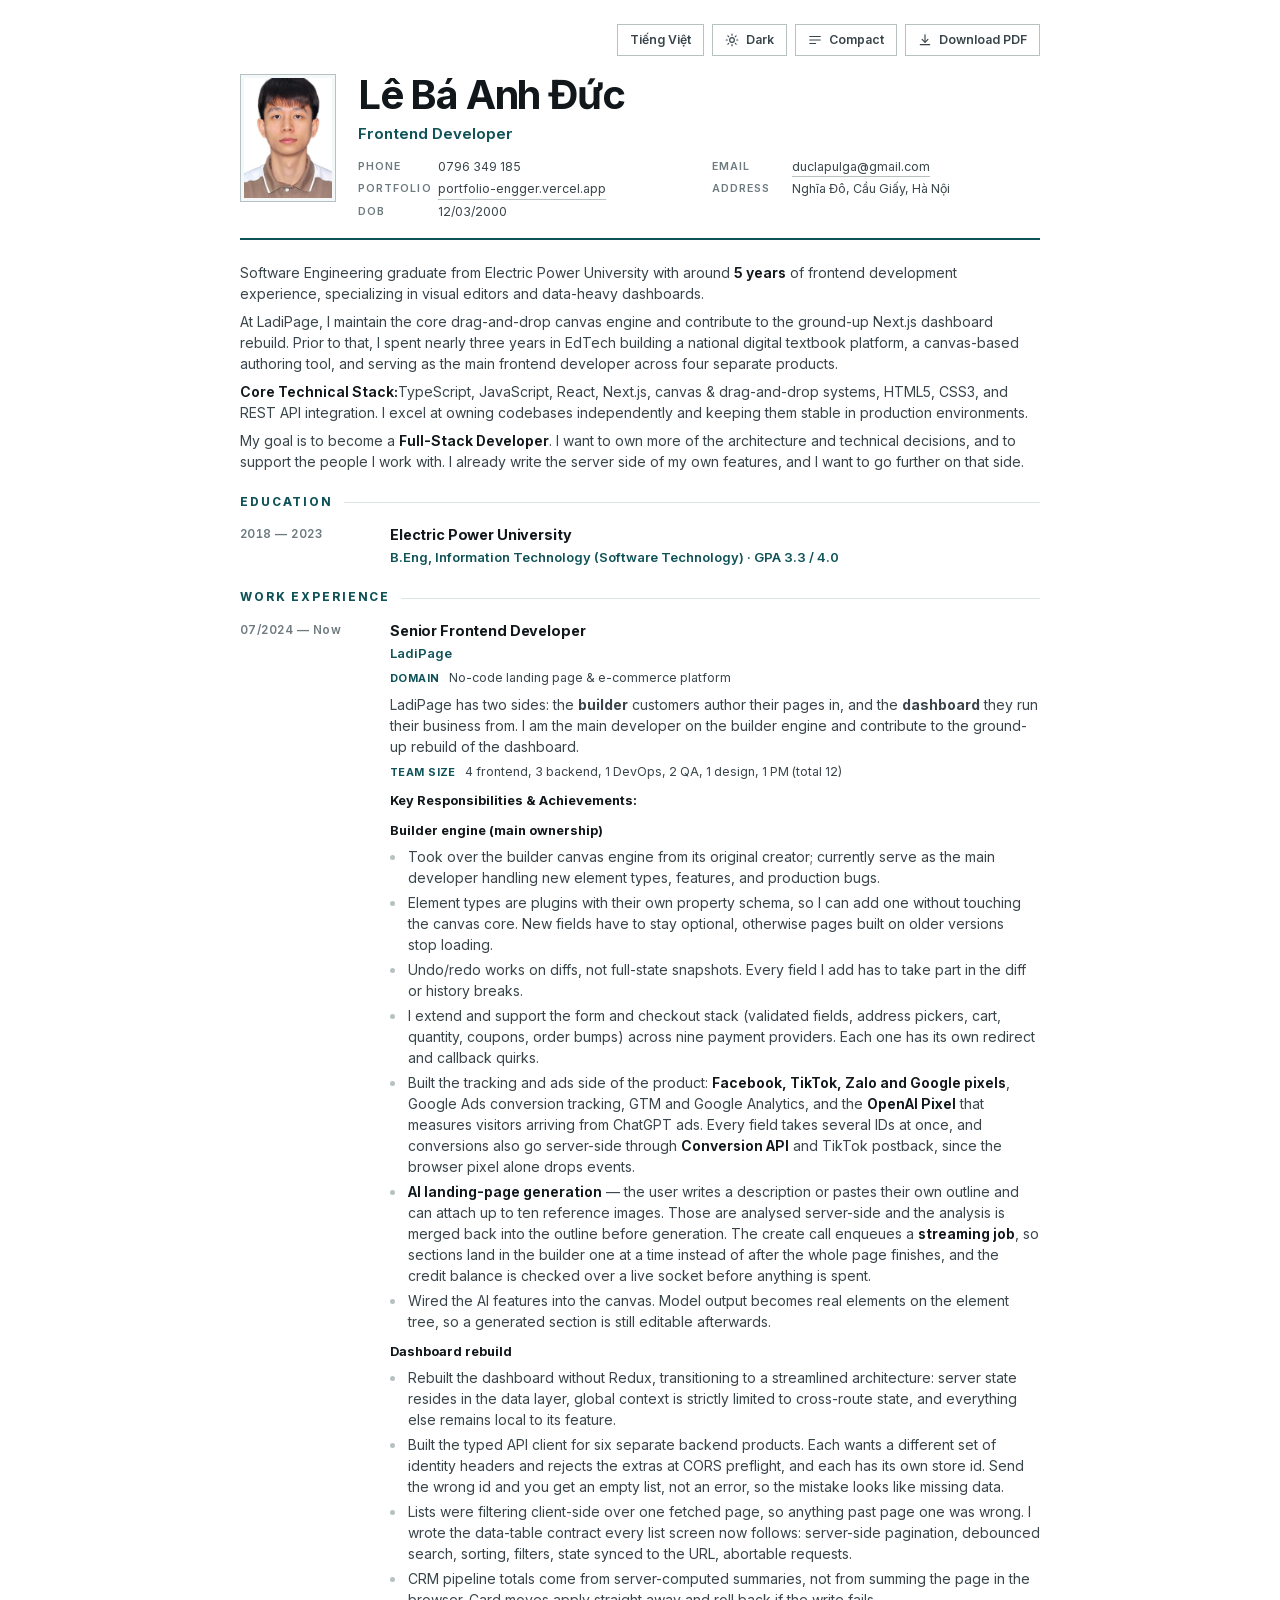
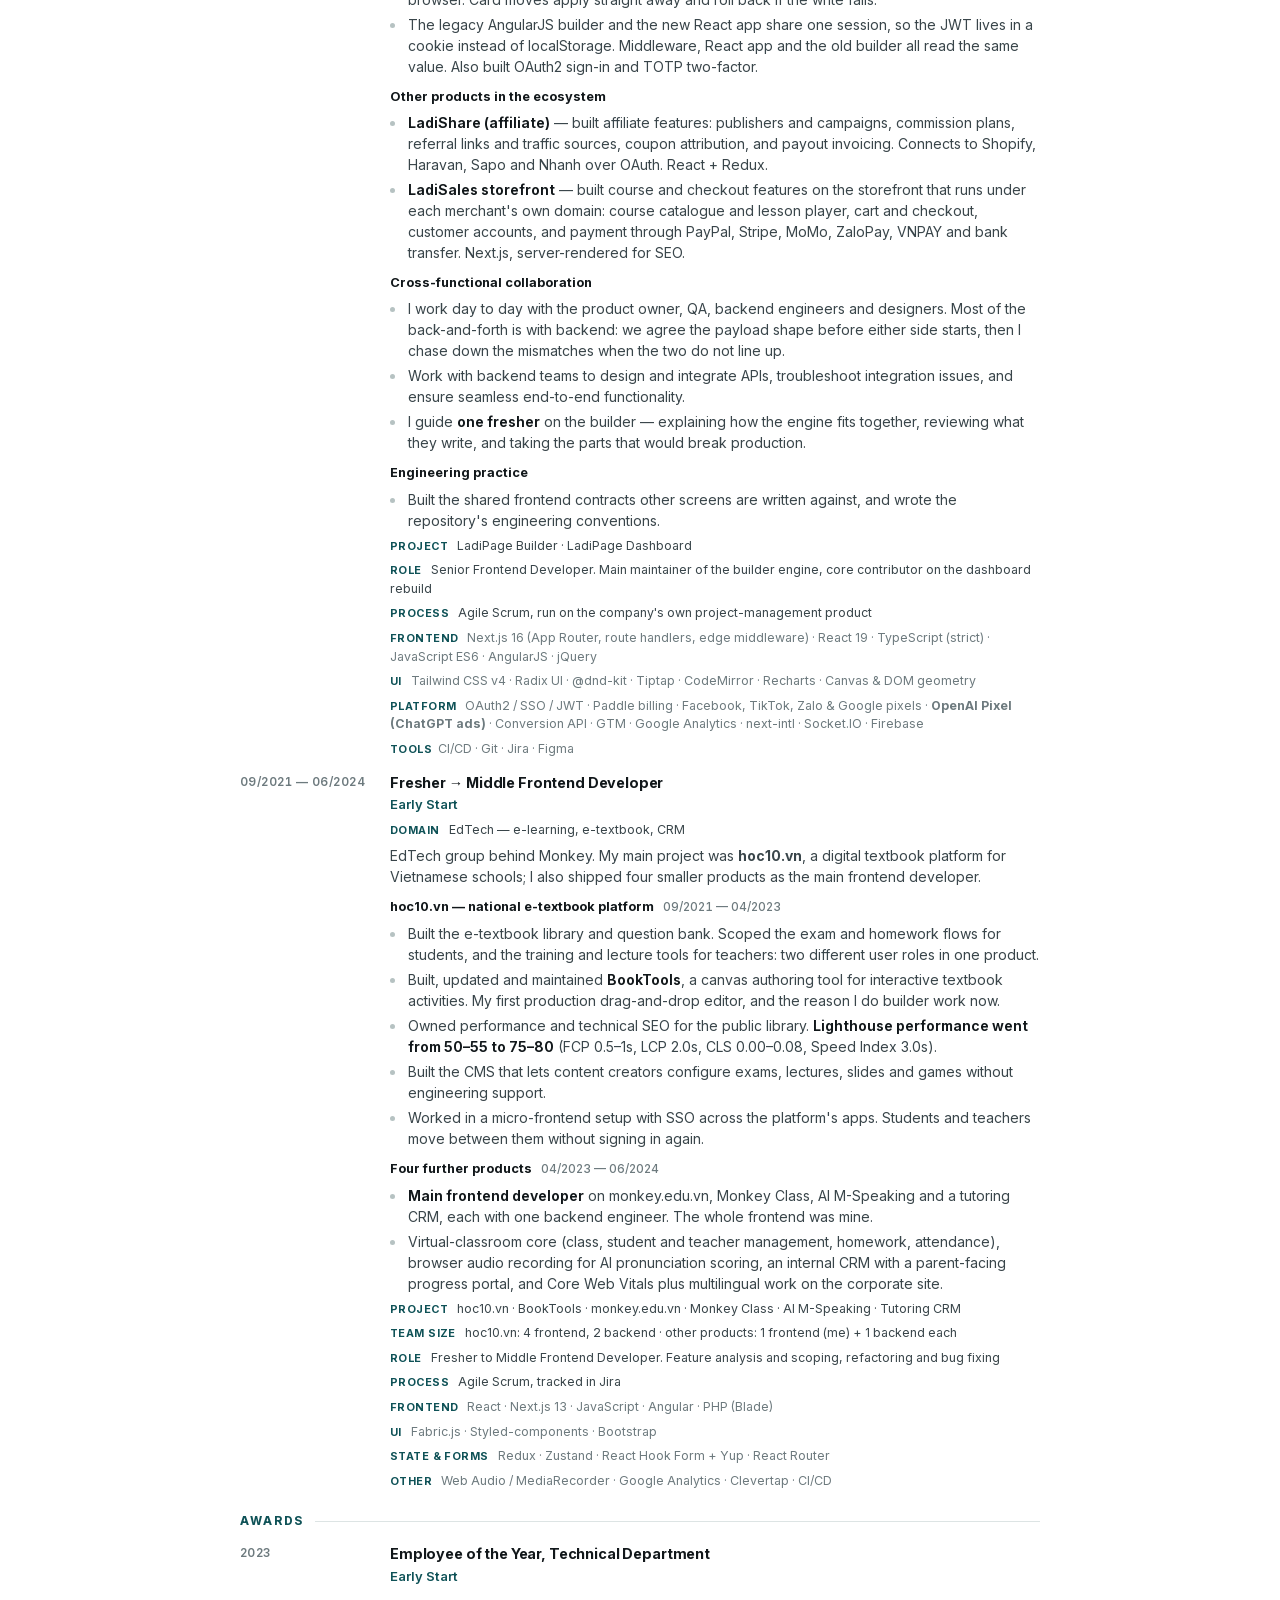
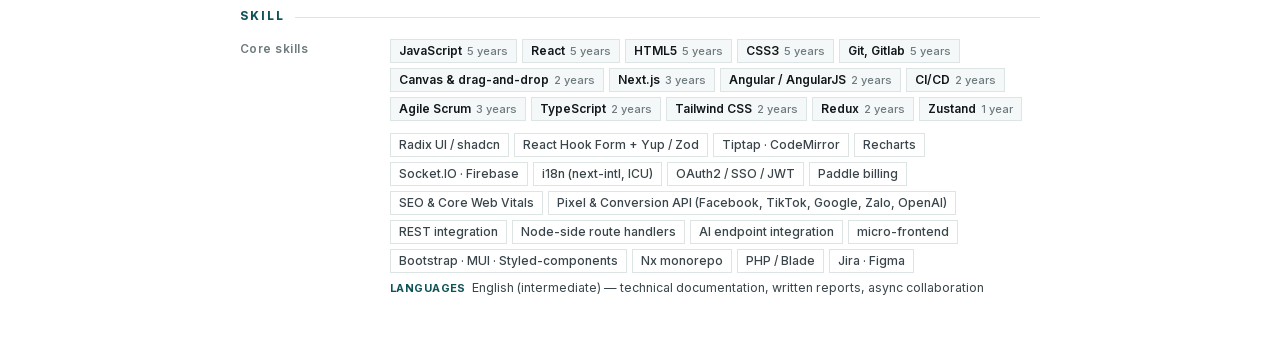
<file: index.html>
<!doctype html>
<html lang="en">

<head>
  <meta charset="utf-8">
  <meta name="viewport" content="width=device-width, initial-scale=1">

  <title>Le Ba Anh Duc — Frontend Developer</title>
  <meta name="description"
    content="Frontend developer, 5 years on visual editors and data-heavy dashboards. Main maintainer of LadiPage's drag-and-drop canvas engine.">
  <meta name="author" content="Le Ba Anh Duc">

  <meta property="og:type" content="profile">
  <meta property="og:title" content="Le Ba Anh Duc — Frontend Developer">
  <meta property="og:description"
    content="Visual builder & platform engineering. React 19, Next.js 16, TypeScript, canvas editors, AI product features.">
  <meta name="twitter:card" content="summary">

  <link rel="icon"
    href="data:image/svg+xml,<svg xmlns='http://www.w3.org/2000/svg' viewBox='0 0 32 32'><rect width='32' height='32' fill='%230f5257'/><text x='16' y='23' font-family='Helvetica,Arial,sans-serif' font-size='18' font-weight='700' fill='%23ffffff' text-anchor='middle'>D</text></svg>">
  <link rel="stylesheet" href="assets/styles.css">

  <script>
    (function () {
      try {
        var saved = localStorage.getItem("cv-theme");
        if (saved === "light" || saved === "dark") {
          document.documentElement.setAttribute("data-theme", saved);
        }
      } catch (e) { /* private mode — fall back to system preference */ }
    })();
  </script>
</head>

<body>

  <div class="toolbar">
    <a class="tool" href="vi.html" hreflang="vi">Tiếng Việt</a>

    <button class="tool" id="theme-toggle" type="button" aria-label="Switch colour theme">
      <svg viewBox="0 0 24 24" fill="none" stroke="currentColor" stroke-width="2" stroke-linecap="round"
        aria-hidden="true">
        <circle cx="12" cy="12" r="4"></circle>
        <path d="M12 2v2M12 20v2M4.9 4.9l1.4 1.4M17.7 17.7l1.4 1.4M2 12h2M20 12h2M4.9 19.1l1.4-1.4M17.7 6.3l1.4-1.4">
        </path>
      </svg>
      <span id="theme-label">Theme</span>
    </button>

    <button class="tool" id="view-toggle" type="button"
      title="Compact is what the PDF contains; Full is the deep-dive web version">
      <svg viewBox="0 0 24 24" fill="none" stroke="currentColor" stroke-width="2" stroke-linecap="round"
        stroke-linejoin="round" aria-hidden="true">
        <path d="M3 6h18M3 12h18M3 18h10"></path>
      </svg>
      <span id="view-label">Compact</span>
    </button>

    <a class="tool" id="download-pdf" href="CV-Le-Ba-Anh-Duc-EN.pdf" download
      title="Download the 2-page PDF (same as printing the compact view)">
      <svg viewBox="0 0 24 24" fill="none" stroke="currentColor" stroke-width="2" stroke-linecap="round"
        stroke-linejoin="round" aria-hidden="true">
        <path d="M12 3v12"></path>
        <path d="M7 11l5 5 5-5"></path>
        <path d="M4 20h16"></path>
      </svg>
      Download PDF
    </a>
  </div>

  <main class="sheet">

    <header class="masthead">
      <img class="portrait" src="assets/avatar.jpeg" alt="Portrait of Le Ba Anh Duc" width="96" height="128">

      <div class="identity">
        <h1 class="name">Lê Bá Anh Đức</h1>
        <p class="role">Frontend Developer</p>

        <div class="contact">
          <span><span class="k">Phone</span><span class="v">0796 349 185</span></span>
          <span><span class="k">Email</span><span class="v"><a
                href="mailto:duclapulga@gmail.com">duclapulga@gmail.com</a></span></span>
          <span><span class="k">Portfolio</span><span class="v"><a
                href="https://portfolio-engger.vercel.app/">portfolio-engger.vercel.app</a></span></span>
          <span><span class="k">Address</span><span class="v">Nghĩa Đô, Cầu Giấy, Hà Nội</span></span>
          <span><span class="k">DOB</span><span class="v">12/03/2000</span></span>
        </div>
      </div>
    </header>

    <!-- Free-form intro, as in the reference format: no section heading,
         sits directly under the contact block. -->
    <div class="intro">
      <p>Software Engineering graduate from Electric Power University with around <strong>5 years</strong> of frontend
        development experience, specializing in visual editors and data-heavy dashboards.</p>
      <p>At LadiPage, I maintain the core drag-and-drop canvas engine and contribute to the ground-up Next.js dashboard
        rebuild. Prior to that, I spent nearly three years in EdTech building a national digital textbook platform, a
        canvas-based authoring tool, and serving as the main frontend developer across four separate products.</p>
      <p><strong>Core Technical Stack:</strong>TypeScript, JavaScript, React, Next.js, canvas & drag-and-drop systems,
        HTML5, CSS3, and REST API integration. I excel at owning codebases independently and keeping them stable in
        production
        environments.</p>
      <p>My goal is to become a <strong>Full-Stack Developer</strong>. I want to own more of the architecture and
        technical decisions, and to support the people I work with. I already write the server side of my own
        features, and I want to go further on that side.
      </p>
    </div>

    <section>
      <div class="section-head">
        <h2>Education</h2>
      </div>
      <div class="entry">
        <div class="when">2018 — 2023</div>
        <div class="what">
          <p class="entry-title">Electric Power University</p>
          <p class="entry-sub">B.Eng, Information Technology (Software Technology) · GPA 3.3 / 4.0</p>
        </div>
      </div>
    </section>

    <section>
      <div class="section-head">
        <h2>Work Experience</h2>
      </div>

      <div class="entry">
        <div class="when">07/2024 — Now</div>
        <div class="what">
          <p class="entry-title">Senior Frontend Developer</p>
          <p class="entry-sub">LadiPage</p>

          <p class="field"><span class="k">Domain</span> No-code landing page &amp; e-commerce platform</p>
          <p class="desc">LadiPage has two sides: the <b>builder</b> customers author their pages in, and the
            <b>dashboard</b> they run their business from. I am the main developer on the builder engine and contribute
            to the ground-up rebuild of the
            dashboard.
          </p>
          <p class="field"><span class="k">Team Size</span> 4 frontend, 3 backend, 1 DevOps, 2 QA, 1 design, 1 PM
            (total 12)</p>
          <p class="group">Key Responsibilities & Achievements:</p>
          <p class="group">Builder engine (main ownership)</p>
          <ul class="bullets">
            <li>Took over the builder canvas engine from its original creator; currently serve as the main developer
              handling new element types, features, and production bugs.</li>
            <li>Element types are plugins with their own property schema, so I can add one without touching the
              canvas core. New fields have to stay optional, otherwise pages built on older versions stop
              loading.</li>
            <li>Undo/redo works on diffs, not full-state snapshots. Every field I add has to take part in the diff or
              history breaks.</li>
            <li>I extend and support the form and checkout stack (validated fields, address pickers, cart, quantity,
              coupons, order bumps) across nine payment providers. Each one has its own redirect and callback
              quirks.</li>
            <li>Built the tracking and ads side of the product: <b>Facebook, TikTok, Zalo and Google pixels</b>,
              Google Ads conversion tracking, GTM and Google Analytics, and the <b>OpenAI Pixel</b> that measures
              visitors arriving from ChatGPT ads. Every field takes several IDs at once, and conversions also go
              server-side through <b>Conversion API</b> and TikTok postback, since the browser pixel alone drops
              events.</li>
            <li><b>AI landing-page generation</b> — the user writes a description or pastes their own outline and
              can attach up to ten reference images. Those are analysed server-side and the analysis is merged back
              into the outline before generation. The create call enqueues a <b>streaming job</b>, so sections land in
              the builder one at a time instead of after the whole page finishes, and the credit balance is checked
              over a live socket before anything is spent.</li>
            <li class="deep">Wired the AI features into the canvas. Model output becomes real elements on the element
              tree, so a generated section is still editable afterwards.</li>
          </ul>

          <p class="group">Dashboard rebuild</p>
          <ul class="bullets">
            <li>Rebuilt the dashboard without Redux, transitioning to a streamlined architecture: server state
              resides in the data layer, global context is strictly limited to cross-route state, and everything else
              remains local to its feature.</li>
            <li>Built the typed API client for six separate backend products. Each wants a different set of identity
              headers and rejects the extras at CORS preflight, and each has its own store id. Send the wrong id and
              you get an empty list, not an error, so the mistake looks like missing data.</li>
            <li>Lists were filtering client-side over one fetched page, so anything past page one was wrong. I wrote
              the data-table contract every list screen now follows: server-side pagination, debounced search,
              sorting, filters, state synced to the URL, abortable requests.</li>
            <li>CRM pipeline totals come from server-computed summaries, not from summing the page in the browser.
              Card moves apply straight away and roll back if the write fails.</li>
            <li class="deep">The legacy AngularJS builder and the new React app share one session, so the JWT lives in
              a cookie instead of localStorage. Middleware, React app and the old builder all read the same value.
              Also built OAuth2 sign-in and TOTP two-factor.</li>
          </ul>

          <p class="group">Other products in the ecosystem</p>
          <ul class="bullets">
            <li><b>LadiShare (affiliate)</b> — built affiliate features: publishers and campaigns, commission plans,
              referral links and traffic sources, coupon attribution, and payout invoicing. Connects to Shopify,
              Haravan, Sapo and Nhanh over OAuth. React + Redux.</li>
            <li><b>LadiSales storefront</b> — built course and checkout features on the storefront that runs under
              each merchant's own domain: course catalogue and lesson player, cart and checkout, customer accounts,
              and payment through PayPal, Stripe, MoMo, ZaloPay, VNPAY and bank transfer. Next.js, server-rendered
              for SEO.</li>
          </ul>

          <p class="group">Cross-functional collaboration</p>
          <ul class="bullets">
            <li>I work day to day with the product owner, QA, backend engineers and designers. Most of the
              back-and-forth is with backend: we agree the payload shape before either side starts, then I chase down
              the mismatches when the two do not line up.</li>
            <li>Work with backend teams to design and integrate APIs, troubleshoot integration issues, and
              ensure seamless end-to-end functionality.</li>
            <li>I guide <b>one fresher</b> on the builder — explaining how the engine fits together, reviewing what
              they write, and taking the parts that would break production.</li>
          </ul>

          <p class="group">Engineering practice</p>
          <ul class="bullets">
            <li>Built the shared frontend contracts other screens are written against, and wrote the repository's
              engineering conventions.</li>
          </ul>

          <p class="field"><span class="k">Project</span> LadiPage Builder · LadiPage Dashboard</p>
          <p class="field"><span class="k">Role</span> Senior Frontend Developer. Main maintainer of the builder engine,
            core contributor on the dashboard rebuild</p>
          <p class="field"><span class="k">Process</span> Agile Scrum, run on the company's own project-management
            product</p>

          <p class="field tech"><span class="k">Frontend</span> Next.js 16 (App Router, route handlers, edge
            middleware) · React 19 · TypeScript (strict) · JavaScript ES6 · AngularJS · jQuery</p>
          <p class="field tech"><span class="k">UI</span> Tailwind CSS v4 · Radix UI · @dnd-kit · Tiptap · CodeMirror
            · Recharts · Canvas &amp; DOM geometry</p>
          <p class="field tech"><span class="k">Platform</span> OAuth2 / SSO / JWT · Paddle billing · Facebook, TikTok,
            Zalo
            &amp; Google pixels · <b>OpenAI Pixel (ChatGPT ads)</b> · Conversion API · GTM · Google Analytics ·
            next-intl · Socket.IO · Firebase</p>
          <p class="field tech"><span class="k">Tools</span>CI/CD · Git · Jira · Figma</p>
        </div>
      </div>

      <div class="entry">
        <div class="when">09/2021 — 06/2024</div>
        <div class="what">
          <p class="entry-title">Fresher → Middle Frontend Developer</p>
          <p class="entry-sub">Early Start</p>

          <p class="field"><span class="k">Domain</span> EdTech — e-learning, e-textbook, CRM</p>
          <p class="desc">EdTech group behind Monkey. My main project was <b>hoc10.vn</b>, a digital textbook
            platform for Vietnamese schools; I also shipped four smaller products as the main frontend developer.</p>

          <p class="group">hoc10.vn — national e-textbook platform <span class="when-inline">09/2021 — 04/2023</span>
          </p>
          <ul class="bullets">
            <li>Built the e-textbook library and question bank. Scoped the exam and homework flows for students, and
              the training and lecture tools for teachers: two different user roles in one product.</li>
            <li>Built, updated and maintained <b>BookTools</b>, a canvas authoring tool for interactive textbook
              activities. My first production drag-and-drop editor, and the reason I do builder work now.</li>
            <li>Owned performance and technical SEO for the public library. <b>Lighthouse performance went from 50–55
                to 75–80</b> (FCP 0.5–1s, LCP 2.0s, CLS 0.00–0.08, Speed Index 3.0s).</li>
            <li class="deep">Built the CMS that lets content creators configure exams, lectures, slides and games
              without engineering support.</li>
            <li class="deep">Worked in a micro-frontend setup with SSO across the platform's apps. Students and
              teachers move between them without signing in again.</li>
          </ul>

          <p class="group">Four further products <span class="when-inline">04/2023 — 06/2024</span></p>
          <ul class="bullets">
            <li><b>Main frontend developer</b> on monkey.edu.vn, Monkey Class, AI M-Speaking and a tutoring CRM, each
              with one backend engineer. The whole frontend was mine.</li>
            <li>Virtual-classroom core (class, student and teacher management, homework, attendance), browser audio
              recording for AI pronunciation scoring, an internal CRM with a parent-facing progress portal, and Core
              Web Vitals plus multilingual work on the corporate site.</li>
          </ul>

          <p class="field"><span class="k">Project</span> hoc10.vn · BookTools · monkey.edu.vn · Monkey Class · AI
            M-Speaking · Tutoring CRM</p>
          <p class="field"><span class="k">Team Size</span> hoc10.vn: 4 frontend, 2 backend · other products: 1
            frontend (me) + 1 backend each</p>
          <p class="field"><span class="k">Role</span> Fresher to Middle Frontend Developer. Feature analysis and
            scoping,
            refactoring and bug fixing</p>
          <p class="field"><span class="k">Process</span> Agile Scrum, tracked in Jira</p>

          <p class="field tech"><span class="k">Frontend</span> React · Next.js 13 · JavaScript · Angular · PHP
            (Blade)</p>
          <p class="field tech"><span class="k">UI</span> Fabric.js · Styled-components · Bootstrap</p>
          <p class="field tech"><span class="k">State &amp; Forms</span> Redux · Zustand · React Hook Form + Yup ·
            React Router</p>
          <p class="field tech"><span class="k">Other</span> Web Audio / MediaRecorder · Google Analytics · Clevertap
            · CI/CD</p>
        </div>
      </div>
    </section>

    <section>
      <div class="section-head">
        <h2>Awards</h2>
      </div>
      <div class="entry">
        <div class="when">2023</div>
        <div class="what">
          <p class="entry-title">Employee of the Year, Technical Department</p>
          <p class="entry-sub">Early Start</p>
        </div>
      </div>
    </section>

    <section>
      <div class="section-head">
        <h2>Skill</h2>
      </div>
      <div class="entry">
        <div class="when">Core skills</div>
        <div class="what">
          <ul class="tags">
            <li>JavaScript <span>5 years</span></li>
            <li>React <span>5 years</span></li>
            <li>HTML5 <span>5 years</span></li>
            <li>CSS3 <span>5 years</span></li>
            <li>Git, Gitlab <span>5 years</span></li>
            <li>Canvas &amp; drag-and-drop <span>2 years</span></li>
            <li>Next.js <span>3 years</span></li>
            <li>Angular / AngularJS <span>2 years</span></li>
            <li>CI/CD <span>2 years</span></li>
            <li>Agile Scrum <span>3 years</span></li>
            <li>TypeScript <span>2 years</span></li>
            <li>Tailwind CSS <span>2 years</span></li>
            <li>Redux <span>2 years</span></li>
            <li>Zustand <span>1 year</span></li>
          </ul>
          <ul class="tags secondary">
            <li>Radix UI / shadcn</li>
            <li>React Hook Form + Yup / Zod</li>
            <li>Tiptap · CodeMirror</li>
            <li>Recharts</li>
            <li>Socket.IO · Firebase</li>
            <li>i18n (next-intl, ICU)</li>
            <li>OAuth2 / SSO / JWT</li>
            <li>Paddle billing</li>
            <li>SEO &amp; Core Web Vitals</li>
            <li>Pixel &amp; Conversion API (Facebook, TikTok, Google, Zalo, OpenAI)</li>
            <li>REST integration</li>
            <li>Node-side route handlers</li>
            <li>AI endpoint integration</li>
            <li>micro-frontend</li>
            <li>Bootstrap · MUI · Styled-components</li>
            <li>Nx monorepo</li>
            <li>PHP / Blade</li>
            <li>Jira · Figma</li>
          </ul>
          <p class="field"><span class="k">Languages</span>English (intermediate) — technical
            documentation, written reports, async collaboration</p>
        </div>
      </div>
    </section>

  </main>

  <script>
    (function () {
      var root = document.documentElement;
      var toggle = document.getElementById("theme-toggle");
      var label = document.getElementById("theme-label");
      var darkQuery = window.matchMedia("(prefers-color-scheme: dark)");

      function isDark() {
        var explicit = root.getAttribute("data-theme");
        return explicit ? explicit === "dark" : darkQuery.matches;
      }

      function render() {
        label.textContent = isDark() ? "Light" : "Dark";
      }

      toggle.addEventListener("click", function () {
        var next = isDark() ? "light" : "dark";
        root.setAttribute("data-theme", next);
        try { localStorage.setItem("cv-theme", next); } catch (e) { /* private mode */ }
        render();
      });

      // Keep the label honest while the page follows the system setting.
      darkQuery.addEventListener("change", function () {
        if (!root.getAttribute("data-theme")) render();
      });

      // Two densities from one document. The PDF people receive is the
      // compact one; the web page defaults to full because that is the
      // link worth sharing. `full` is stored explicitly so print can
      // tell "never chose" from "deliberately chose full".
      var viewBtn = document.getElementById("view-toggle");
      var viewLabel = document.getElementById("view-label");

      function currentView() {
        return root.getAttribute("data-view") === "compact" ? "compact" : "full";
      }

      function renderView() {
        // The button offers the mode you are NOT in.
        viewLabel.textContent = currentView() === "compact" ? "Full" : "Compact";
      }

      // Density is deliberately NOT persisted: whoever opens the shared link
      // should always land on the full deep-dive version. Compact is a preview
      // of what the PDF contains, for this visit only.
      viewBtn.addEventListener("click", function () {
        var next = currentView() === "compact" ? "full" : "compact";
        root.setAttribute("data-view", next);
        renderView();
      });

      renderView();


      render();
    })();
  </script>

</body>

</html>
</file>
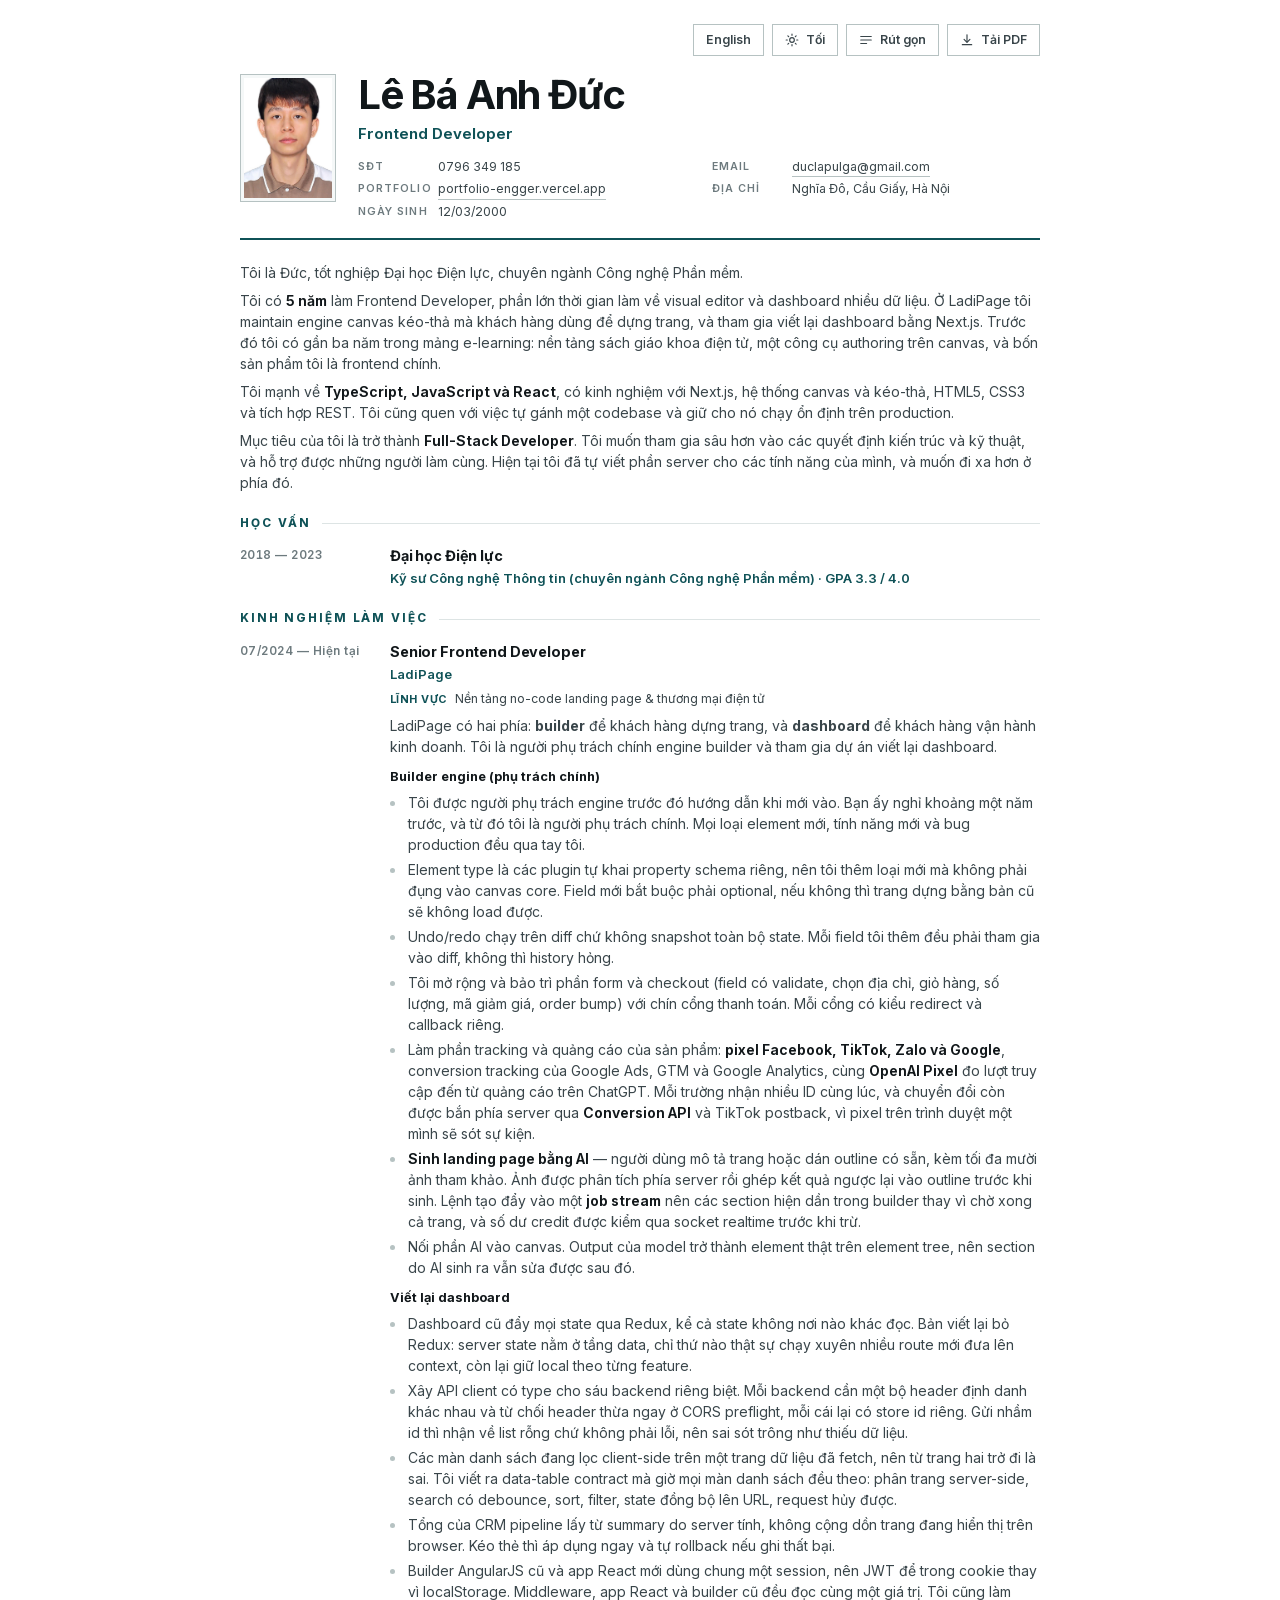
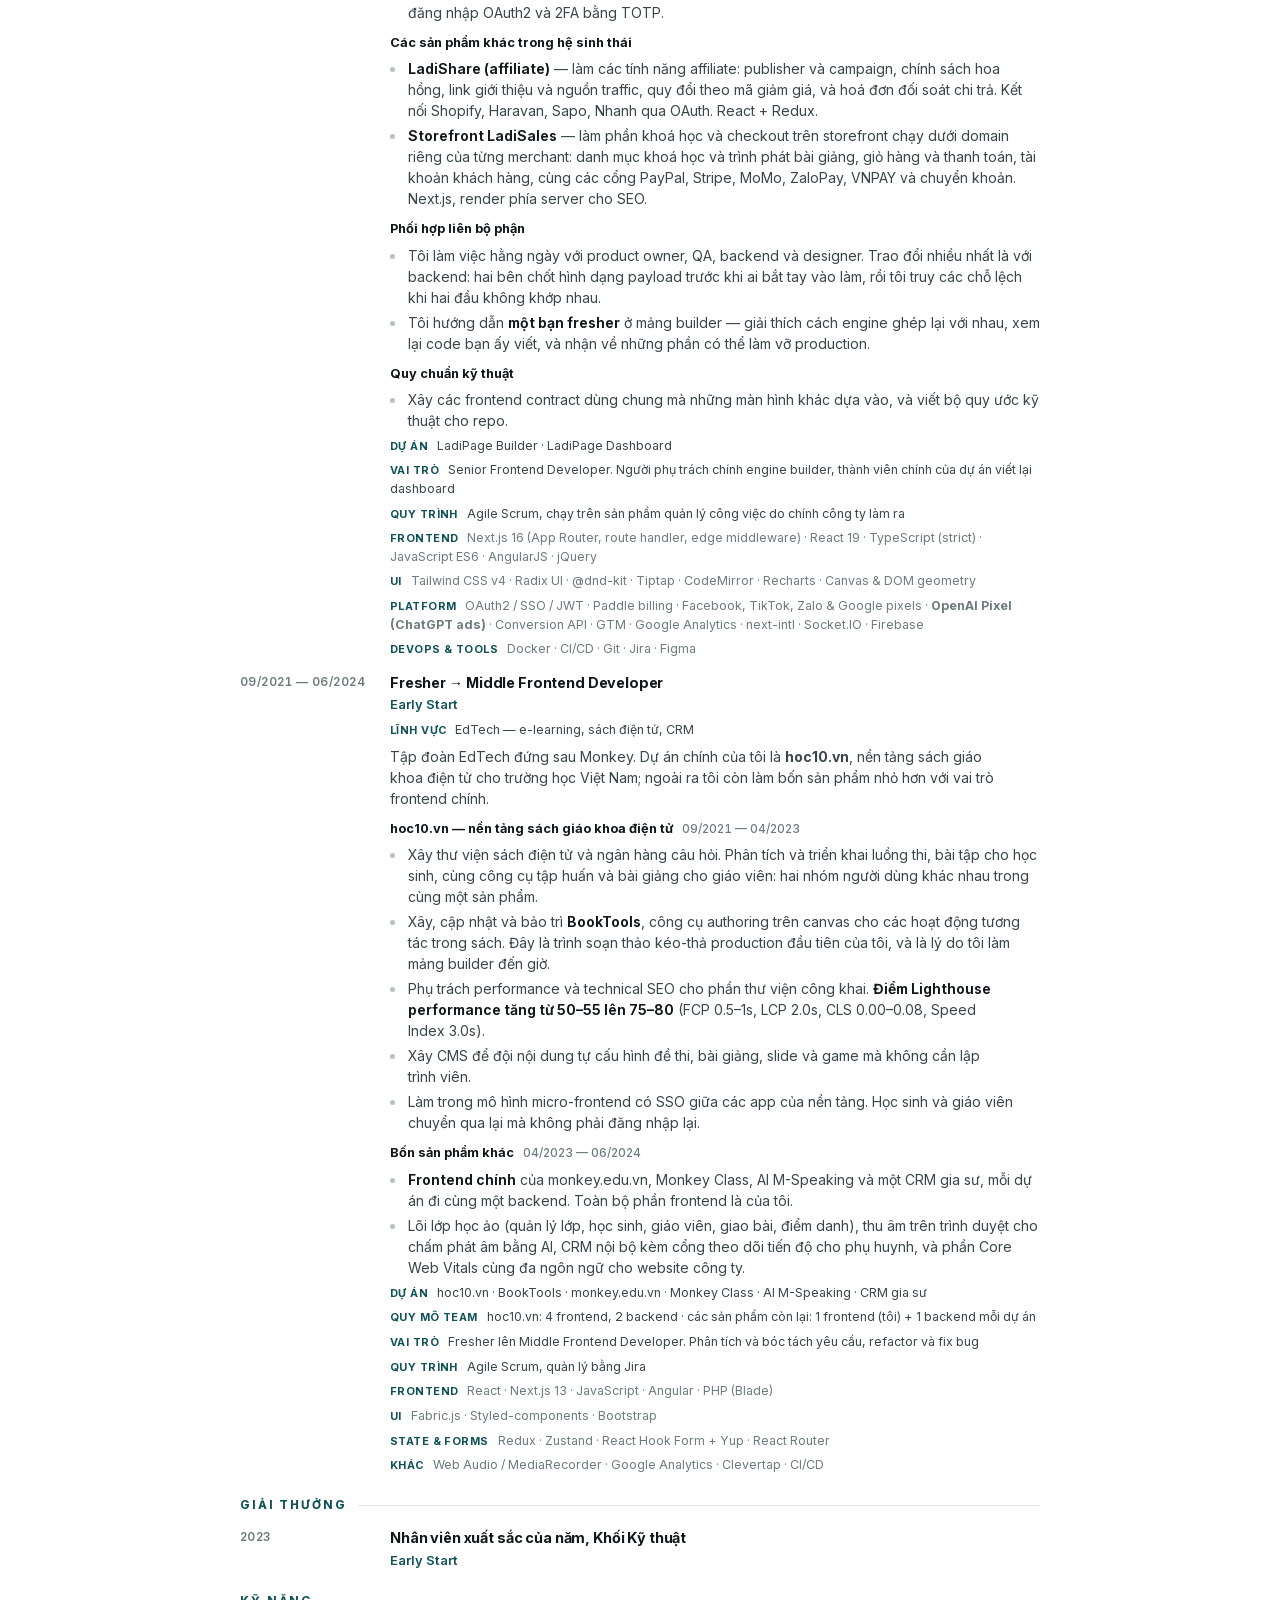
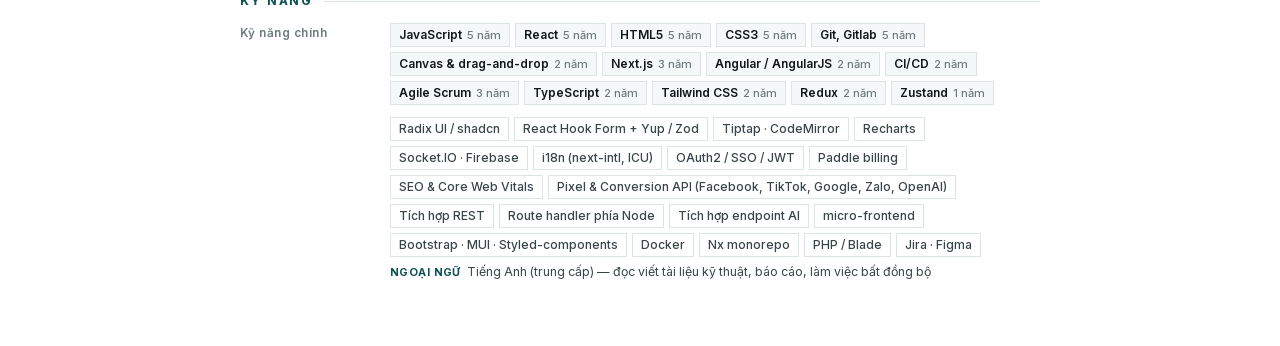
<file: vi.html>
<!doctype html>
<html lang="vi">

<head>
  <meta charset="utf-8">
  <meta name="viewport" content="width=device-width, initial-scale=1">

  <title>Lê Bá Anh Đức — Frontend Developer</title>
  <meta name="description"
    content="Frontend developer 5 năm kinh nghiệm, chuyên visual editor và dashboard nhiều dữ liệu. Hiện maintain canvas engine kéo-thả tại LadiPage."">
  <meta name=" author" content="Le Ba Anh Duc">

  <meta property="og:type" content="profile">
  <meta property="og:title" content="Lê Bá Anh Đức — Frontend Developer">
  <meta property="og:description"
    content="Visual builder & platform engineering. React 19, Next.js 16, TypeScript, canvas editor, tính năng AI.">
  <meta name="twitter:card" content="summary">

  <link rel="icon"
    href="data:image/svg+xml,<svg xmlns='http://www.w3.org/2000/svg' viewBox='0 0 32 32'><rect width='32' height='32' fill='%230f5257'/><text x='16' y='23' font-family='Helvetica,Arial,sans-serif' font-size='18' font-weight='700' fill='%23ffffff' text-anchor='middle'>D</text></svg>">
  <link rel="stylesheet" href="assets/styles.css">

  <script>
    (function () {
      try {
        var saved = localStorage.getItem("cv-theme");
        if (saved === "light" || saved === "dark") {
          document.documentElement.setAttribute("data-theme", saved);
        }
      } catch (e) { /* chế độ riêng tư — dùng theo cài đặt hệ điều hành */ }
    })();
  </script>
</head>

<body>

  <div class="toolbar">
    <a class="tool" href="index.html" hreflang="en">English</a>

    <button class="tool" id="theme-toggle" type="button" aria-label="Đổi giao diện sáng / tối">
      <svg viewBox="0 0 24 24" fill="none" stroke="currentColor" stroke-width="2" stroke-linecap="round"
        aria-hidden="true">
        <circle cx="12" cy="12" r="4"></circle>
        <path d="M12 2v2M12 20v2M4.9 4.9l1.4 1.4M17.7 17.7l1.4 1.4M2 12h2M20 12h2M4.9 19.1l1.4-1.4M17.7 6.3l1.4-1.4">
        </path>
      </svg>
      <span id="theme-label">Giao diện</span>
    </button>

    <button class="tool" id="view-toggle" type="button"
      title="Bản rút gọn là nội dung của file PDF; bản đầy đủ là bản web">
      <svg viewBox="0 0 24 24" fill="none" stroke="currentColor" stroke-width="2" stroke-linecap="round"
        stroke-linejoin="round" aria-hidden="true">
        <path d="M3 6h18M3 12h18M3 18h10"></path>
      </svg>
      <span id="view-label">Rút gọn</span>
    </button>

    <a class="tool" id="download-pdf" href="CV-Le-Ba-Anh-Duc-VI.pdf" download
      title="Tải file PDF 2 trang (bản rút gọn)">
      <svg viewBox="0 0 24 24" fill="none" stroke="currentColor" stroke-width="2" stroke-linecap="round"
        stroke-linejoin="round" aria-hidden="true">
        <path d="M12 3v12"></path>
        <path d="M7 11l5 5 5-5"></path>
        <path d="M4 20h16"></path>
      </svg>
      Tải PDF
    </a>
  </div>

  <main class="sheet">

    <header class="masthead">
      <img class="portrait" src="assets/avatar.jpeg" alt="Ảnh chân dung Lê Bá Anh Đức" width="96" height="128">

      <div class="identity">
        <h1 class="name">Lê Bá Anh Đức</h1>
        <p class="role">Frontend Developer</p>

        <div class="contact">
          <span><span class="k">SĐT</span><span class="v">0796 349 185</span></span>
          <span><span class="k">Email</span><span class="v"><a
                href="mailto:duclapulga@gmail.com">duclapulga@gmail.com</a></span></span>
          <span><span class="k">Portfolio</span><span class="v"><a
                href="https://portfolio-engger.vercel.app/">portfolio-engger.vercel.app</a></span></span>
          <span><span class="k">Địa chỉ</span><span class="v">Nghĩa Đô, Cầu Giấy, Hà Nội</span></span>
          <span><span class="k">Ngày sinh</span><span class="v">12/03/2000</span></span>
        </div>
      </div>
    </header>

    <div class="intro">
      <p>Tôi là Đức, tốt nghiệp Đại học Điện lực, chuyên ngành Công nghệ Phần mềm.</p>
      <p>Tôi có <strong>5 năm</strong> làm Frontend Developer, phần lớn thời gian làm về visual editor và dashboard
        nhiều dữ liệu. Ở LadiPage tôi maintain engine canvas kéo-thả mà khách hàng dùng để dựng trang, và tham gia
        viết lại dashboard bằng Next.js. Trước đó tôi có gần ba năm trong mảng e-learning: nền tảng sách giáo khoa
        điện tử, một công cụ authoring trên canvas, và bốn sản phẩm tôi là frontend chính.</p>
      <p>Tôi mạnh về <strong>TypeScript, JavaScript và React</strong>, có kinh nghiệm với Next.js, hệ thống canvas
        và kéo-thả, HTML5, CSS3 và tích hợp REST. Tôi cũng quen với việc tự gánh một codebase và giữ cho nó chạy ổn
        định trên production.</p>
      <p>Mục tiêu của tôi là trở thành <strong>Full-Stack Developer</strong>. Tôi muốn tham gia sâu hơn vào các
        quyết định kiến trúc và kỹ thuật, và hỗ trợ được những người làm cùng. Hiện tại tôi đã tự viết phần server cho
        các tính năng của mình, và muốn đi xa hơn ở phía đó.</p>
    </div>

    <section>
      <div class="section-head">
        <h2>Học vấn</h2>
      </div>
      <div class="entry">
        <div class="when">2018 — 2023</div>
        <div class="what">
          <p class="entry-title">Đại học Điện lực</p>
          <p class="entry-sub">Kỹ sư Công nghệ Thông tin (chuyên ngành Công nghệ Phần mềm) · GPA 3.3 / 4.0</p>
        </div>
      </div>
    </section>

    <section>
      <div class="section-head">
        <h2>Kinh nghiệm làm việc</h2>
      </div>

      <div class="entry">
        <div class="when">07/2024 — Hiện tại</div>
        <div class="what">
          <p class="entry-title">Senior Frontend Developer</p>
          <p class="entry-sub">LadiPage</p>

          <p class="field"><span class="k">Lĩnh vực</span> Nền tảng no-code landing page &amp; thương mại điện tử</p>
          <p class="desc">LadiPage có hai phía: <b>builder</b> để khách hàng dựng trang, và <b>dashboard</b> để khách
            hàng vận hành kinh doanh. Tôi là người phụ trách chính engine builder và tham gia dự án viết lại dashboard.</p>

          <p class="group">Builder engine (phụ trách chính)</p>
          <ul class="bullets">
            <li>Tôi được người phụ trách engine trước đó hướng dẫn khi mới vào. Bạn ấy nghỉ khoảng một năm trước, và từ đó tôi là người phụ trách chính. Mọi loại
              element mới, tính năng mới và bug production đều qua tay tôi.</li>
            <li>Element type là các plugin tự khai property schema riêng, nên tôi thêm loại mới mà không phải đụng vào
              canvas core. Field mới bắt buộc phải optional, nếu không thì trang dựng bằng bản cũ sẽ không load
              được.</li>
            <li>Undo/redo chạy trên diff chứ không snapshot toàn bộ state. Mỗi field tôi thêm đều phải tham gia vào
              diff, không thì history hỏng.</li>
            <li>Tôi mở rộng và bảo trì phần form và checkout (field có validate, chọn địa chỉ, giỏ hàng, số lượng, mã
              giảm giá, order bump) với chín cổng thanh toán. Mỗi cổng có kiểu redirect và callback riêng.</li>
            <li>Làm phần tracking và quảng cáo của sản phẩm: <b>pixel Facebook, TikTok, Zalo và Google</b>,
              conversion tracking của Google Ads, GTM và Google Analytics, cùng <b>OpenAI Pixel</b> đo lượt truy cập
              đến từ quảng cáo trên ChatGPT. Mỗi trường nhận nhiều ID cùng lúc, và chuyển đổi còn được bắn phía server
              qua <b>Conversion API</b> và TikTok postback, vì pixel trên trình duyệt một mình sẽ sót sự kiện.</li>
            <li><b>Sinh landing page bằng AI</b> — người dùng mô tả trang hoặc dán outline có sẵn, kèm tối đa mười
              ảnh tham khảo. Ảnh được phân tích phía server rồi ghép kết quả ngược lại vào outline trước khi sinh.
              Lệnh tạo đẩy vào một <b>job stream</b> nên các section hiện dần trong builder thay vì chờ xong cả trang,
              và số dư credit được kiểm qua socket realtime trước khi trừ.</li>
            <li class="deep">Nối phần AI vào canvas. Output của model trở thành element thật trên element tree, nên
              section do AI sinh ra vẫn sửa được sau đó.</li>
          </ul>

          <p class="group">Viết lại dashboard</p>
          <ul class="bullets">
            <li>Dashboard cũ đẩy mọi state qua Redux, kể cả state không nơi nào khác đọc. Bản viết lại bỏ Redux:
              server state nằm ở tầng data, chỉ thứ nào thật sự chạy xuyên nhiều route mới đưa lên context, còn lại
              giữ local theo từng feature.</li>
            <li>Xây API client có type cho sáu backend riêng biệt. Mỗi backend cần một bộ header định danh khác nhau
              và từ chối header thừa ngay ở CORS preflight, mỗi cái lại có store id riêng. Gửi nhầm id thì nhận về
              list rỗng chứ không phải lỗi, nên sai sót trông như thiếu dữ liệu.</li>
            <li>Các màn danh sách đang lọc client-side trên một trang dữ liệu đã fetch, nên từ trang hai trở đi là
              sai. Tôi viết ra data-table contract mà giờ mọi màn danh sách đều theo: phân trang server-side, search
              có debounce, sort, filter, state đồng bộ lên URL, request hủy được.</li>
            <li>Tổng của CRM pipeline lấy từ summary do server tính, không cộng dồn trang đang hiển thị trên browser.
              Kéo thẻ thì áp dụng ngay và tự rollback nếu ghi thất bại.</li>
            <li class="deep">Builder AngularJS cũ và app React mới dùng chung một session, nên JWT để trong cookie
              thay vì localStorage. Middleware, app React và builder cũ đều đọc cùng một giá trị. Tôi cũng làm đăng
              nhập OAuth2 và 2FA bằng TOTP.</li>
          </ul>

          <p class="group">Các sản phẩm khác trong hệ sinh thái</p>
          <ul class="bullets">
            <li><b>LadiShare (affiliate)</b> — làm các tính năng affiliate: publisher và campaign, chính sách hoa
              hồng, link giới thiệu và nguồn traffic, quy đổi theo mã giảm giá, và hoá đơn đối soát chi trả. Kết nối
              Shopify, Haravan, Sapo, Nhanh qua OAuth. React + Redux.</li>
            <li><b>Storefront LadiSales</b> — làm phần khoá học và checkout trên storefront chạy dưới domain riêng
              của từng merchant: danh mục khoá học và trình phát bài giảng, giỏ hàng và thanh toán, tài khoản khách
              hàng, cùng các cổng PayPal, Stripe, MoMo, ZaloPay, VNPAY và chuyển khoản. Next.js, render phía server
              cho SEO.</li>
          </ul>

          <p class="group">Phối hợp liên bộ phận</p>
          <ul class="bullets">
            <li>Tôi làm việc hằng ngày với product owner, QA, backend và designer. Trao đổi nhiều nhất là với
              backend: hai bên chốt hình dạng payload trước khi ai bắt tay vào làm, rồi tôi truy các chỗ lệch khi hai
              đầu không khớp nhau.</li>
            <li>Tôi hướng dẫn <b>một bạn fresher</b> ở mảng builder — giải thích cách engine ghép lại với nhau, xem
              lại code bạn ấy viết, và nhận về những phần có thể làm vỡ production.</li>
          </ul>

          <p class="group">Quy chuẩn kỹ thuật</p>
          <ul class="bullets">
            <li>Xây các frontend contract dùng chung mà những màn hình khác dựa vào, và viết bộ quy ước kỹ thuật cho
              repo.</li>
          </ul>

          <p class="field"><span class="k">Dự án</span> LadiPage Builder · LadiPage Dashboard</p>
          <p class="field"><span class="k">Vai trò</span> Senior Frontend Developer. Người phụ trách chính engine builder,
            thành viên chính của dự án viết lại dashboard</p>
          <p class="field"><span class="k">Quy trình</span> Agile Scrum, chạy trên sản phẩm quản lý công việc do chính
            công ty làm ra</p>

          <p class="field tech"><span class="k">Frontend</span> Next.js 16 (App Router, route handler, edge
            middleware) · React 19 · TypeScript (strict) · JavaScript ES6 · AngularJS · jQuery</p>
          <p class="field tech"><span class="k">UI</span> Tailwind CSS v4 · Radix UI · @dnd-kit · Tiptap · CodeMirror
            · Recharts · Canvas &amp; DOM geometry</p>
          <p class="field tech"><span class="k">Platform</span> OAuth2 / SSO / JWT · Paddle billing · Facebook, TikTok, Zalo
            &amp; Google pixels · <b>OpenAI Pixel (ChatGPT ads)</b> · Conversion API · GTM · Google Analytics ·
            next-intl · Socket.IO · Firebase</p>
          <p class="field tech"><span class="k">DevOps &amp; Tools</span> Docker · CI/CD · Git · Jira · Figma</p>
        </div>
      </div>

      <div class="entry">
        <div class="when">09/2021 — 06/2024</div>
        <div class="what">
          <p class="entry-title">Fresher → Middle Frontend Developer</p>
          <p class="entry-sub">Early Start</p>

          <p class="field"><span class="k">Lĩnh vực</span> EdTech — e-learning, sách điện tử, CRM</p>
          <p class="desc">Tập đoàn EdTech đứng sau Monkey. Dự án chính của tôi là <b>hoc10.vn</b>, nền tảng sách giáo
            khoa điện tử cho trường học Việt Nam; ngoài ra tôi còn làm bốn sản phẩm nhỏ hơn với vai trò frontend chính.</p>

          <p class="group">hoc10.vn — nền tảng sách giáo khoa điện tử <span class="when-inline">09/2021 —
              04/2023</span></p>
          <ul class="bullets">
            <li>Xây thư viện sách điện tử và ngân hàng câu hỏi. Phân tích và triển khai luồng thi, bài tập cho học
              sinh, cùng công cụ tập huấn và bài giảng cho giáo viên: hai nhóm người dùng khác nhau trong cùng một sản
              phẩm.</li>
            <li>Xây, cập nhật và bảo trì <b>BookTools</b>, công cụ authoring trên canvas cho các hoạt động tương tác
              trong sách. Đây là trình soạn thảo kéo-thả production đầu tiên của tôi, và là lý do tôi làm mảng builder
              đến giờ.</li>
            <li>Phụ trách performance và technical SEO cho phần thư viện công khai. <b>Điểm Lighthouse performance
                tăng từ 50–55 lên 75–80</b> (FCP 0.5–1s, LCP 2.0s, CLS 0.00–0.08, Speed Index 3.0s).</li>
            <li class="deep">Xây CMS để đội nội dung tự cấu hình đề thi, bài giảng, slide và game mà không cần lập
              trình viên.</li>
            <li class="deep">Làm trong mô hình micro-frontend có SSO giữa các app của nền tảng. Học sinh và giáo viên
              chuyển qua lại mà không phải đăng nhập lại.</li>
          </ul>

          <p class="group">Bốn sản phẩm khác <span class="when-inline">04/2023 — 06/2024</span></p>
          <ul class="bullets">
            <li><b>Frontend chính</b> của monkey.edu.vn, Monkey Class, AI M-Speaking và một CRM gia sư, mỗi dự án
              đi cùng một backend. Toàn bộ phần frontend là của tôi.</li>
            <li>Lõi lớp học ảo (quản lý lớp, học sinh, giáo viên, giao bài, điểm danh), thu âm trên trình duyệt cho
              chấm phát âm bằng AI, CRM nội bộ kèm cổng theo dõi tiến độ cho phụ huynh, và phần Core Web Vitals cùng
              đa ngôn ngữ cho website công ty.</li>
          </ul>

          <p class="field"><span class="k">Dự án</span> hoc10.vn · BookTools · monkey.edu.vn · Monkey Class · AI
            M-Speaking · CRM gia sư</p>
          <p class="field"><span class="k">Quy mô team</span> hoc10.vn: 4 frontend, 2 backend · các sản phẩm còn lại:
            1 frontend (tôi) + 1 backend mỗi dự án</p>
          <p class="field"><span class="k">Vai trò</span> Fresher lên Middle Frontend Developer. Phân tích và bóc tách yêu cầu,
            refactor và fix bug</p>
          <p class="field"><span class="k">Quy trình</span> Agile Scrum, quản lý bằng Jira</p>

          <p class="field tech"><span class="k">Frontend</span> React · Next.js 13 · JavaScript · Angular · PHP
            (Blade)</p>
          <p class="field tech"><span class="k">UI</span> Fabric.js · Styled-components · Bootstrap</p>
          <p class="field tech"><span class="k">State &amp; Forms</span> Redux · Zustand · React Hook Form + Yup ·
            React Router</p>
          <p class="field tech"><span class="k">Khác</span> Web Audio / MediaRecorder · Google Analytics · Clevertap ·
            CI/CD</p>
        </div>
      </div>
    </section>

    <section>
      <div class="section-head">
        <h2>Giải thưởng</h2>
      </div>
      <div class="entry">
        <div class="when">2023</div>
        <div class="what">
          <p class="entry-title">Nhân viên xuất sắc của năm, Khối Kỹ thuật</p>
          <p class="entry-sub">Early Start</p>
        </div>
      </div>
    </section>

    <section>
      <div class="section-head">
        <h2>Kỹ năng</h2>
      </div>
      <div class="entry">
        <div class="when">Kỹ năng chính</div>
        <div class="what">
          <ul class="tags">
            <li>JavaScript <span>5 năm</span></li>
            <li>React <span>5 năm</span></li>
            <li>HTML5 <span>5 năm</span></li>
            <li>CSS3 <span>5 năm</span></li>
            <li>Git, Gitlab <span>5 năm</span></li>
            <li>Canvas &amp; drag-and-drop <span>2 năm</span></li>
            <li>Next.js <span>3 năm</span></li>
            <li>Angular / AngularJS <span>2 năm</span></li>
            <li>CI/CD <span>2 năm</span></li>
            <li>Agile Scrum <span>3 năm</span></li>
            <li>TypeScript <span>2 năm</span></li>
            <li>Tailwind CSS <span>2 năm</span></li>
            <li>Redux <span>2 năm</span></li>
            <li>Zustand <span>1 năm</span></li>
          </ul>
          <ul class="tags secondary">
            <li>Radix UI / shadcn</li>
            <li>React Hook Form + Yup / Zod</li>
            <li>Tiptap · CodeMirror</li>
            <li>Recharts</li>
            <li>Socket.IO · Firebase</li>
            <li>i18n (next-intl, ICU)</li>
            <li>OAuth2 / SSO / JWT</li>
            <li>Paddle billing</li>
            <li>SEO &amp; Core Web Vitals</li>
            <li>Pixel &amp; Conversion API (Facebook, TikTok, Google, Zalo, OpenAI)</li>
            <li>Tích hợp REST</li>
            <li>Route handler phía Node</li>
            <li>Tích hợp endpoint AI</li>
            <li>micro-frontend</li>
            <li>Bootstrap · MUI · Styled-components</li>
            <li>Docker</li>
            <li>Nx monorepo</li>
            <li>PHP / Blade</li>
            <li>Jira · Figma</li>
          </ul>
          <p class="field"><span class="k">Ngoại ngữ</span>Tiếng Anh (trung cấp) — đọc viết
            tài liệu kỹ thuật, báo cáo, làm việc bất đồng bộ</p>
        </div>
      </div>
    </section>

  </main>

  <script>
    (function () {
      var root = document.documentElement;
      var toggle = document.getElementById("theme-toggle");
      var label = document.getElementById("theme-label");
      var darkQuery = window.matchMedia("(prefers-color-scheme: dark)");

      function isDark() {
        var explicit = root.getAttribute("data-theme");
        return explicit ? explicit === "dark" : darkQuery.matches;
      }

      function render() {
        label.textContent = isDark() ? "Sáng" : "Tối";
      }

      toggle.addEventListener("click", function () {
        var next = isDark() ? "light" : "dark";
        root.setAttribute("data-theme", next);
        try { localStorage.setItem("cv-theme", next); } catch (e) { /* chế độ riêng tư */ }
        render();
      });

      darkQuery.addEventListener("change", function () {
        if (!root.getAttribute("data-theme")) render();
      });

      var viewBtn = document.getElementById("view-toggle");
      var viewLabel = document.getElementById("view-label");

      function currentView() {
        return root.getAttribute("data-view") === "compact" ? "compact" : "full";
      }

      function renderView() {
        viewLabel.textContent = currentView() === "compact" ? "Đầy đủ" : "Rút gọn";
      }

      viewBtn.addEventListener("click", function () {
        var next = currentView() === "compact" ? "full" : "compact";
        root.setAttribute("data-view", next);
        renderView();
      });

      renderView();


      render();
    })();
  </script>

</body>

</html>
</file>
<file: assets/styles.css>
@font-face {
  font-family: 'Inter';
  font-style: normal;
  font-weight: 100 900;
  font-display: swap;
  src: url('fonts/inter-vietnamese.woff2') format('woff2');
  unicode-range: U+0102-0103, U+0110-0111, U+0128-0129, U+0168-0169, U+01A0-01A1, U+01AF-01B0, U+0300-0301, U+0303-0304, U+0308-0309, U+0323, U+0329, U+1EA0-1EF9, U+20AB;
}

@font-face {
  font-family: 'Inter';
  font-style: normal;
  font-weight: 100 900;
  font-display: swap;
  src: url('fonts/inter-latin-ext.woff2') format('woff2');
  unicode-range: U+0100-02BA, U+02BD-02C5, U+02C7-02CC, U+02CE-02D7, U+02DD-02FF, U+0304, U+0308, U+0329, U+1D00-1DBF, U+1E00-1E9F, U+1EF2-1EFF, U+2020, U+20A0-20AB, U+20AD-20C0, U+2113, U+2C60-2C7F, U+A720-A7FF;
}

@font-face {
  font-family: 'Inter';
  font-style: normal;
  font-weight: 100 900;
  font-display: swap;
  src: url('fonts/inter-latin.woff2') format('woff2');
  unicode-range: U+0000-00FF, U+0131, U+0152-0153, U+02BB-02BC, U+02C6, U+02DA, U+02DC, U+0304, U+0308, U+0329, U+2000-206F, U+20AC, U+2122, U+2191, U+2193, U+2212, U+2215, U+FEFF, U+FFFD;
}

:root {
  --paper: #ffffff;
  --paper-sunk: #f5f8f8;
  --ink: #11171a;
  --ink-soft: #39454a;
  --muted: #6d7a7e;
  --rule: #dde4e4;
  --rule-strong: #b6c2c2;
  --accent: #0f5257;
  --accent-tint: #eaf3f2;

  --font-display: 'Inter', ui-sans-serif, -apple-system, BlinkMacSystemFont, 'Segoe UI', Roboto, 'Helvetica Neue', Arial, sans-serif;
  --font-body: 'Inter', ui-sans-serif, -apple-system, BlinkMacSystemFont, 'Segoe UI', Roboto, 'Helvetica Neue', Arial, sans-serif;
  /* One typeface for the whole document. Hierarchy comes from size,
     weight, letter-spacing and colour — not from a second family. */
  --font-mono: 'Inter', ui-sans-serif, -apple-system, BlinkMacSystemFont, 'Segoe UI', Roboto, sans-serif;
}

@media (prefers-color-scheme: dark) {
  :root:not([data-theme="light"]) {
    --paper: #11171a;
    --paper-sunk: #182023;
    --ink: #edf2f2;
    --ink-soft: #c0cbcc;
    --muted: #8b989b;
    --rule: #293336;
    --rule-strong: #3d494c;
    --accent: #74c3ba;
    --accent-tint: #172a2a;
  }
}

:root[data-theme="dark"] {
  --paper: #11171a;
  --paper-sunk: #182023;
  --ink: #edf2f2;
  --ink-soft: #c0cbcc;
  --muted: #8b989b;
  --rule: #293336;
  --rule-strong: #3d494c;
  --accent: #74c3ba;
  --accent-tint: #172a2a;
}

*,
*::before,
*::after {
  box-sizing: border-box;
}

html {
  -webkit-text-size-adjust: 100%;
}

body {
  background: var(--paper);
  color: var(--ink);
  font-family: var(--font-body);
  font-size: 10.5pt;
  line-height: 1.5;
  margin: 0;
  padding: 24px 20px 64px;
  -webkit-font-smoothing: antialiased;
  text-rendering: optimizeLegibility;
}

:focus-visible {
  outline: 2px solid var(--accent);
  outline-offset: 2px;
}

.sheet {
  max-width: 800px;
  margin: 0 auto;
  display: flex;
  flex-direction: column;
  gap: 22px;
}

/* ============================================================
   TOOLBAR — screen only
   ============================================================ */
.toolbar {
  max-width: 800px;
  margin: 0 auto 18px;
  display: flex;
  justify-content: flex-end;
  gap: 8px;
}

.tool {
  display: inline-flex;
  align-items: center;
  gap: 7px;
  font: inherit;
  font-size: 9.2pt;
  font-weight: 600;
  color: var(--ink-soft);
  background: var(--paper);
  border: 1px solid var(--rule-strong);
  padding: 6px 12px;
  cursor: pointer;
  transition: color 120ms ease, border-color 120ms ease, background 120ms ease;
}

/* The language switch is an <a>, not a <button>; give it the same box. */
a.tool {
  text-decoration: none;
  line-height: 1;
}

.tool:hover {
  color: var(--accent);
  border-color: var(--accent);
  background: var(--accent-tint);
}

.tool svg {
  width: 14px;
  height: 14px;
  flex: none;
}

@media (prefers-reduced-motion: reduce) {
  .tool {
    transition: none;
  }
}

/* ============================================================
   MASTHEAD
   ============================================================ */
.masthead {
  display: grid;
  grid-template-columns: 96px 1fr;
  gap: 22px;
  align-items: start;
  padding-bottom: 16px;
  border-bottom: 2.5px solid var(--accent);
}

.portrait {
  width: 96px;
  aspect-ratio: 3 / 4;
  object-fit: cover;
  display: block;
  background: var(--paper-sunk);
  border: 1px solid var(--rule-strong);
  padding: 3px;
}

.identity {
  display: flex;
  flex-direction: column;
  gap: 7px;
  min-width: 0;
}

.name {
  font-family: var(--font-display);
  font-size: 30pt;
  line-height: 1.05;
  font-weight: 700;
  letter-spacing: -0.03em;
  margin: 0;
  text-wrap: balance;
}

.role {
  margin: 0;
  font-size: 11.2pt;
  font-weight: 650;
  color: var(--accent);
}

.role .qualifier {
  color: var(--ink-soft);
  font-weight: 500;
}

.role .qualifier::before {
  content: "/";
  color: var(--rule-strong);
  padding: 0 7px;
  font-weight: 400;
}

.contact {
  display: grid;
  grid-template-columns: repeat(2, minmax(0, 1fr));
  gap: 3px 26px;
  font-size: 9.3pt;
  color: var(--ink-soft);
  margin-top: 5px;
}

.contact span {
  display: flex;
  gap: 8px;
  min-width: 0;
}

.contact .k {
  font-family: var(--font-mono);
  font-size: 8pt;
  font-weight: 600;
  letter-spacing: 0.1em;
  text-transform: uppercase;
  color: var(--muted);
  flex: none;
  /* Wide enough for PORTFOLIO, the longest label, which overflowed
     58px and collided with its value. */
  width: 72px;
  padding-top: 1px;
}

.contact .v {
  overflow-wrap: anywhere;
}

.contact a {
  color: var(--ink-soft);
  text-decoration: none;
  border-bottom: 1px solid var(--rule-strong);
}

.contact a:hover {
  color: var(--accent);
  border-color: var(--accent);
}

/* ============================================================
   REFERENCE-FORMAT BLOCKS
   Date in a left rail, everything else in the right column —
   the layout of the ITviec-style CV this was modelled on.
   ============================================================ */
.intro {
  display: flex;
  flex-direction: column;
  gap: 7px;
  color: var(--ink-soft);
  text-wrap: pretty;
}

.intro p {
  margin: 0;
}

.intro strong {
  color: var(--ink);
  font-weight: 650;
}

.entry {
  display: grid;
  grid-template-columns: 132px 1fr;
  gap: 0 18px;
  align-items: start;
  break-inside: auto;
}

.when {
  font-size: 8.8pt;
  font-weight: 600;
  letter-spacing: 0.04em;
  color: var(--muted);
  font-variant-numeric: tabular-nums;
  padding-top: 2px;
}

.what {
  display: flex;
  flex-direction: column;
  gap: 6px;
  min-width: 0;
}

.entry-title {
  margin: 0;
  font-size: 10.8pt;
  font-weight: 700;
  color: var(--ink);
  letter-spacing: -0.01em;
}

.entry-sub {
  margin: -4px 0 0;
  font-size: 9.8pt;
  font-weight: 600;
  color: var(--accent);
}

.desc {
  margin: 0;
  color: var(--ink-soft);
  text-wrap: pretty;
}

/* "Domain", "Project", "Role", and the grouped technology rows all share
   one label-value shape so the eye learns it once. */
.field {
  margin: 0;
  font-size: 9.3pt;
  line-height: 1.5;
  color: var(--ink-soft);
}

.field .k {
  font-weight: 700;
  letter-spacing: 0.04em;
  text-transform: uppercase;
  font-size: 8.1pt;
  color: var(--accent);
  padding-right: 6px;
}

.field.tech {
  color: var(--muted);
}

/* Heading above each cluster of responsibility bullets. */
.group {
  margin: 4px 0 0;
  font-size: 9.6pt;
  font-weight: 700;
  color: var(--ink);
}

.when-inline {
  font-weight: 500;
  color: var(--muted);
  font-size: 8.8pt;
  padding-left: 6px;
  font-variant-numeric: tabular-nums;
}

/* Skill tags. Years are the point, so they get their own weight. */
.tags {
  display: flex;
  flex-wrap: wrap;
  gap: 5px;
  list-style: none;
  margin: 0;
  padding: 0;
}

.tags li {
  display: inline-flex;
  align-items: baseline;
  gap: 5px;
  font-size: 9pt;
  font-weight: 600;
  color: var(--ink);
  background: var(--paper-sunk);
  border: 1px solid var(--rule);
  padding: 2px 8px;
}

.tags li span {
  font-weight: 500;
  font-size: 8.3pt;
  color: var(--muted);
}

.tags.secondary {
  margin-top: 6px;
}

.tags.secondary li {
  font-weight: 500;
  color: var(--ink-soft);
  background: none;
}

/* ============================================================
   SECTIONS
   ============================================================ */
section {
  display: flex;
  flex-direction: column;
  gap: 13px;
}

.section-head {
  display: flex;
  align-items: center;
  gap: 11px;
  break-after: avoid;
}

.section-head h2 {
  font-family: var(--font-body);
  font-size: 8.8pt;
  font-weight: 750;
  letter-spacing: 0.16em;
  text-transform: uppercase;
  color: var(--accent);
  margin: 0;
  white-space: nowrap;
}

/* Two heading levels below <h2>: .sub-head names a numbered part of a
   section (2.1, 2.2), .sub-label names a block inside one. Both stay
   quieter than the accent-coloured section rule above them. */
.sub-head {
  font-family: var(--font-body);
  font-size: 10.4pt;
  font-weight: 700;
  letter-spacing: -0.01em;
  color: var(--ink);
  margin: 0;
  break-after: avoid;
}

.sub-label {
  font-family: var(--font-mono);
  font-size: 8.2pt;
  font-weight: 650;
  letter-spacing: 0.11em;
  text-transform: uppercase;
  color: var(--muted);
  margin: 0;
  padding-bottom: 5px;
  border-bottom: 1px solid var(--rule);
  break-after: avoid;
}

/* One-line items, so two columns read fine and save a page.
   Needs ul.bullets.responsibilities to outrank ul.bullets, which
   sets display:flex and would otherwise win on specificity. */
ul.bullets.responsibilities {
  display: grid;
  grid-template-columns: repeat(2, minmax(0, 1fr));
  gap: 4px 32px;
  break-inside: auto;
}

.section-head::after {
  content: "";
  flex: 1;
  height: 1px;
  background: var(--rule);
}

.summary {
  display: grid;
  grid-template-columns: repeat(2, minmax(0, 1fr));
  margin: 0;
  color: var(--ink-soft);
  text-wrap: pretty;
  break-inside: avoid;
}

.summary p {
  margin: 0;
}

.summary p:first-child {
  padding-right: 24px;
}

.summary p+p {
  border-left: 1px solid var(--rule);
  padding-left: 24px;
}

.summary strong {
  color: var(--ink);
  font-weight: 650;
}

/* ---------- skills ---------- */
.skills {
  display: grid;
  /* 132px so "HAVE KNOWLEDGE" sits on one line at this tracking. */
  grid-template-columns: 132px 1fr;
  gap: 8px 18px;
  align-items: baseline;
  margin: 0;
}

.skills dt {
  font-size: 8.5pt;
  font-weight: 750;
  letter-spacing: 0.08em;
  text-transform: uppercase;
  color: var(--muted);
  line-height: 1.5;
}

.skills dd {
  margin: 0;
  font-family: var(--font-mono);
  font-size: 9.4pt;
  line-height: 1.55;
  color: var(--ink-soft);
}

.skills dd b {
  color: var(--ink);
  font-weight: 600;
}

.skills dd .dot {
  color: var(--rule-strong);
  padding: 0 1px;
}

/* ============================================================
   EXPERIENCE
   ============================================================ */
.job {
  display: flex;
  flex-direction: column;
  gap: 10px;
}

.job+.job {
  margin-top: 16px;
  padding-top: 16px;
  border-top: 1px solid var(--rule);
}

.job-head {
  display: flex;
  align-items: baseline;
  gap: 11px;
  flex-wrap: wrap;
  break-after: avoid;
}

.job-head h3 {
  font-family: var(--font-display);
  font-size: 14pt;
  font-weight: 600;
  margin: 0;
  letter-spacing: -0.008em;
}

.job-head .title {
  font-size: 10.3pt;
  color: var(--ink-soft);
  font-weight: 500;
}

.job-head .title::before {
  content: "—";
  color: var(--rule-strong);
  padding-right: 9px;
}

.job-head .dates {
  margin-left: auto;
  font-family: var(--font-mono);
  font-size: 9.2pt;
  font-weight: 500;
  color: var(--muted);
  font-variant-numeric: tabular-nums;
  white-space: nowrap;
  letter-spacing: -0.01em;
}

.job-context {
  margin: -3px 0 2px;
  color: var(--muted);
  font-size: 9.7pt;
  font-style: italic;
  max-width: 74ch;
  text-wrap: pretty;
}

.track {
  display: flex;
  flex-direction: column;
  gap: 13px;
}

/* one product / workstream inside a job */
.stream {
  display: flex;
  flex-direction: column;
  gap: 5px;
  padding-left: 13px;
  border-left: 2px solid var(--accent-tint);
  break-inside: avoid;
}

.stream-label {
  display: flex;
  align-items: baseline;
  gap: 9px;
  flex-wrap: wrap;
  font-size: 9.9pt;
  font-weight: 700;
  color: var(--ink);
  margin-left: -13px;
  padding-left: 13px;
  position: relative;
}

.stream-label::before {
  content: "";
  position: absolute;
  left: -2px;
  top: 0.34em;
  width: 6px;
  height: 6px;
  background: var(--accent);
}

.stream-label .meta {
  font-family: var(--font-mono);
  font-size: 8.6pt;
  font-weight: 500;
  color: var(--muted);
  letter-spacing: -0.005em;
}

ul.bullets {
  margin: 0;
  padding-left: 16px;
  display: flex;
  flex-direction: column;
  gap: 4px;
}

ul.bullets li {
  color: var(--ink-soft);
  padding-left: 2px;
  text-wrap: pretty;
}

ul.bullets li::marker {
  color: var(--rule-strong);
}

ul.bullets b {
  color: var(--ink);
  font-weight: 650;
}

/* One line naming what a stream actually is, before the how-bullets. */
.stream-intro {
  margin: 0 0 6px;
  color: var(--muted);
  text-wrap: pretty;
}

/* Identifiers quoted from the codebase — set in the mono face at a size
   that matches surrounding text rather than shrinking below it. */
code {
  font-family: var(--font-mono);
  font-size: 0.95em;
  font-weight: 550;
  color: var(--ink);
  background: var(--paper-sunk);
  border: 1px solid var(--rule);
  padding: 0 3px;
  white-space: nowrap;
}

.stack {
  margin: 3px 0 0;
  font-family: var(--font-mono);
  font-size: 8.8pt;
  line-height: 1.5;
  color: var(--muted);
}

.stack .k {
  color: var(--accent);
  font-weight: 600;
  letter-spacing: 0.09em;
  text-transform: uppercase;
  font-size: 0.95em;
  padding-right: 3px;
}


/* Job-level metadata (process model, tooling). Reuses the .stack
   label-value idiom, but needs more air since it sits under the
   job context rather than tucked beneath a stream's bullets. */
.process {
  margin-top: 7px;
}

.process b {
  color: var(--ink-soft);
  font-weight: 600;
}

/* ============================================================
   TWO DENSITIES, ONE DOCUMENT
   .deep marks the deep-dive detail. The web page shows everything
   (it is the link you share); print drops .deep so the PDF you
   actually send is short. data-view lets you preview the compact
   version on screen, or force the full one into print.
   ============================================================ */
:root[data-view="compact"] .deep {
  display: none;
}

/* Compact spends its space on evidence, not on the skills grid. */
:root[data-view="compact"] .skills {
  gap: 3px 16px;
}

:root[data-view="compact"] .skills dt {
  line-height: 1.35;
}

:root[data-view="compact"] section {
  gap: 9px;
}

/* Empty <ul> left behind when every bullet in it is .deep */
:root[data-view="compact"] ul.bullets:not(:has(li:not(.deep))) {
  display: none;
}

/* ---------- compact rows: awards, education, activities ---------- */
.rows {
  display: flex;
  flex-direction: column;
  gap: 9px;
}

.row {
  display: flex;
  align-items: baseline;
  gap: 11px;
  flex-wrap: wrap;
  break-inside: avoid;
}

.row .primary {
  font-weight: 650;
  color: var(--ink);
}

.row .secondary {
  color: var(--ink-soft);
}

.row .secondary::before {
  content: "·";
  color: var(--rule-strong);
  padding-right: 9px;
}

.row .dates {
  margin-left: auto;
  font-family: var(--font-mono);
  font-size: 9.2pt;
  color: var(--muted);
  font-variant-numeric: tabular-nums;
  white-space: nowrap;
}

.footnote {
  font-size: 9pt;
  color: var(--muted);
  margin: 0;
}

/* ============================================================
   NARROW SCREENS
   ============================================================ */
@media (max-width: 640px) {
  .masthead {
    grid-template-columns: 76px 1fr;
    gap: 16px;
  }

  .portrait {
    width: 76px;
  }

  .name {
    font-size: 22pt;
  }

  .contact {
    grid-template-columns: 1fr;
  }

  .entry {
    grid-template-columns: 1fr;
    gap: 4px;
  }

  .summary {
    grid-template-columns: 1fr;
    gap: 11px 0;
  }

  .summary p:first-child {
    padding-right: 0;
  }

  .summary p+p {
    border-left: none;
    padding-left: 0;
  }

  ul.bullets.responsibilities {
    grid-template-columns: 1fr;
  }

  .skills {
    grid-template-columns: 1fr;
    gap: 3px 0;
  }

  .skills dt {
    margin-top: 9px;
  }

  .job-head .dates,
  .row .dates {
    margin-left: 0;
    width: 100%;
  }
}

/* ============================================================
   PRINT — A4, always the light palette
   ============================================================ */
@page {
  size: A4;
  margin: 11mm 13mm;
}

@media print {

  :root,
  :root[data-theme="dark"],
  :root[data-theme="light"] {
    --paper: #ffffff;
    --paper-sunk: #f5f8f8;
    --ink: #11171a;
    --ink-soft: #39454a;
    /* Paper needs more contrast than a screen: #6d7a7e measured only
       4.43:1 on white, under even WCAG AA, and the TECH / ROLE lines
       printed faint because of it. #4e5a5e is 7.12:1. */
    --muted: #4e5a5e;
    --rule: #ccd6d6;
    --rule-strong: #b6c2c2;
    --accent: #0f5257;
    --accent-tint: #eaf3f2;
  }

  body {
    padding: 0;
    /* 9pt keeps the CV readable in print while reclaiming roughly a page
       of vertical space — cheaper than deleting verified detail. */
    font-size: 9.2pt;
    line-height: 1.42;
    print-color-adjust: exact;
    -webkit-print-color-adjust: exact;
  }

  /* Tighter vertical rhythm for print only; the screen version keeps its air. */
  section {
    gap: 10px;
  }

  ul.bullets {
    gap: 3px;
  }

  .job {
    gap: 7px;
  }

  .toolbar {
    display: none;
  }

  /* The sent-out PDF is the compact one unless "Full" is selected. */
  :root:not([data-view="full"]) .deep {
    display: none;
  }

  :root:not([data-view="full"]) .skills {
    gap: 3px 16px;
  }

  :root:not([data-view="full"]) .skills dt {
    line-height: 1.35;
  }

  :root:not([data-view="full"]) section {
    gap: 8px;
  }

  /* Compact would rather split a bullet list across the fold than push a
     whole stream to the next page and leave the tail of this one empty. */
  :root:not([data-view="full"]) .stream {
    break-inside: auto;
  }

  /* Small grey text needs a touch more weight in print than on screen. */
  .stack {
    font-weight: 450;
  }

  :root:not([data-view="full"]) .job {
    break-inside: auto;
  }

  :root:not([data-view="full"]) ul.bullets:not(:has(li:not(.deep))) {
    display: none;
  }

  .sheet {
    max-width: none;
    gap: 13px;
  }

  .name {
    font-size: 25pt;
  }

  .contact a {
    border-bottom: none;
  }

  section {
    break-inside: auto;
  }
}
</file>
